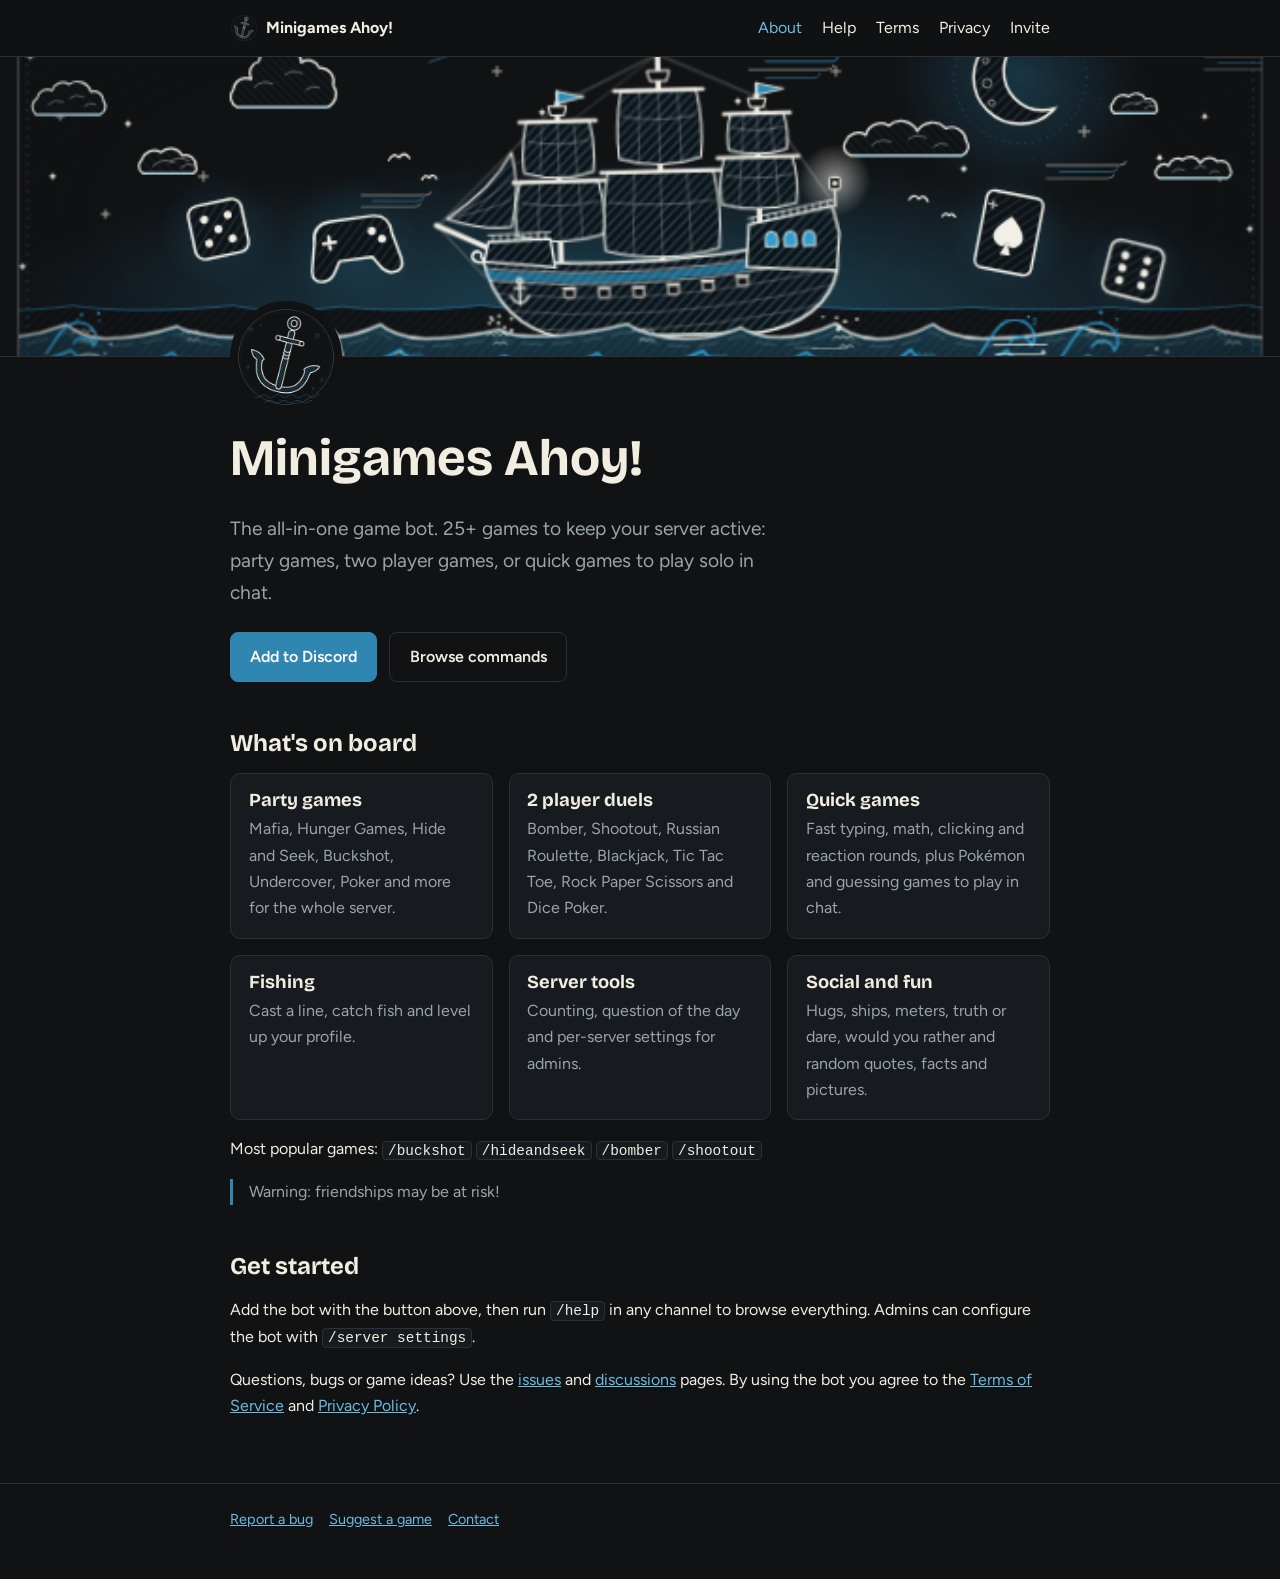
<file: index.html>
<!doctype html>
<html lang="en">
<head>
<meta charset="utf-8">
<meta name="viewport" content="width=device-width,initial-scale=1">
<title>Minigames Ahoy! | The all-in-one game bot</title>
<meta name="description" content="25+ games to keep your Discord server active: party games, two player games and quick games to play solo in chat.">
<meta name="theme-color" content="#101214">
<meta property="og:image" content="assets/banner.png">
<link rel="icon" href="assets/logo.png">
<link rel="preconnect" href="https://fonts.googleapis.com"><link rel="preconnect" href="https://fonts.gstatic.com" crossorigin>
<link rel="stylesheet" href="https://fonts.googleapis.com/css2?family=Bricolage+Grotesque:wght@600;800&family=Figtree:wght@400;600&display=swap">
<link rel="stylesheet" href="style.css">
</head>
<body>
<header class="top" id="top"></header>
<div class="hero">
  <img class="banner" src="assets/banner.png" alt="A pirate ship sailing under the moon, surrounded by dice, a controller and playing cards">
  <img class="logo" src="assets/logo.png" alt="Minigames Ahoy! anchor logo">
</div>
<main class="wrap">
  <h1>Minigames Ahoy!</h1>
  <p class="lede">The all-in-one game bot. 25+ games to keep your server active: party games, two player games, or quick games to play solo in chat.</p>
  <div class="btns">
    <a class="btn primary" href="https://discord.com/oauth2/authorize?client_id=1442543093634039859">Add to Discord</a>
    <a class="btn" href="help.html">Browse commands</a>
  </div>
  <p class="stat" id="servers"></p>

  <h2>What's on board</h2>
  <div class="grid">
    <div><h3>Party games</h3><p>Mafia, Hunger Games, Hide and Seek, Buckshot, Undercover, Poker and more for the whole server.</p></div>
    <div><h3>2 player duels</h3><p>Bomber, Shootout, Russian Roulette, Blackjack, Tic Tac Toe, Rock Paper Scissors and Dice Poker.</p></div>
    <div><h3>Quick games</h3><p>Fast typing, math, clicking and reaction rounds, plus Pokémon and guessing games to play in chat.</p></div>
    <div><h3>Fishing</h3><p>Cast a line, catch fish and level up your profile.</p></div>
    <div><h3>Server tools</h3><p>Counting, question of the day and per-server settings for admins.</p></div>
    <div><h3>Social and fun</h3><p>Hugs, ships, meters, truth or dare, would you rather and random quotes, facts and pictures.</p></div>
  </div>

  <p>Most popular games: <code>/buckshot</code> <code>/hideandseek</code> <code>/bomber</code> <code>/shootout</code></p>
  <p class="warn">Warning: friendships may be at risk!</p>

  <h2>Get started</h2>
  <p>Add the bot with the button above, then run <code>/help</code> in any channel to browse everything. Admins can configure the bot with <code>/server settings</code>.</p>
  <p>Questions, bugs or game ideas? Use the <a href="https://github.com/DinoCDX/minigames-ahoy-issues/issues">issues</a> and <a href="https://github.com/DinoCDX/minigames-ahoy-issues/discussions">discussions</a> pages. By using the bot you agree to the <a href="terms.html">Terms of Service</a> and <a href="privacy.html">Privacy Policy</a>.</p>
</main>
<footer id="foot"></footer>
<script src="site.js"></script>
</body>
</html>
</file>
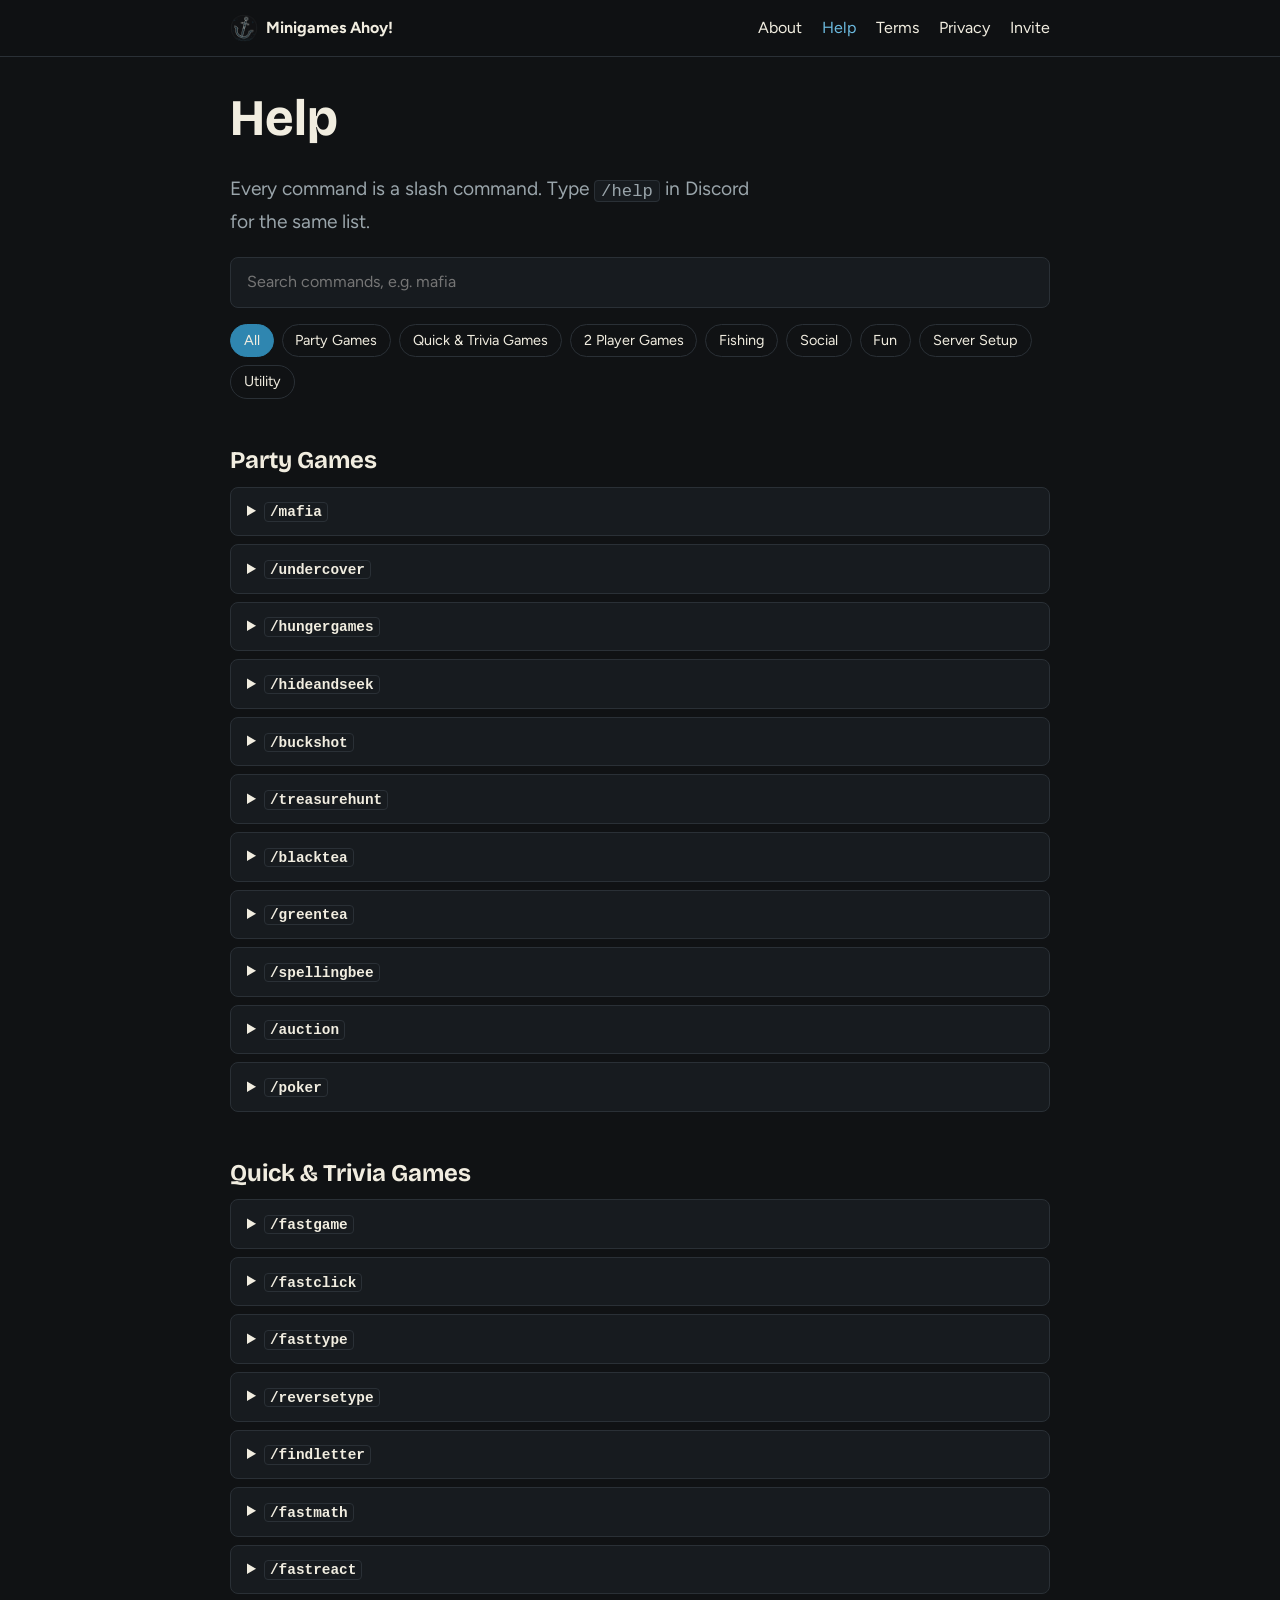
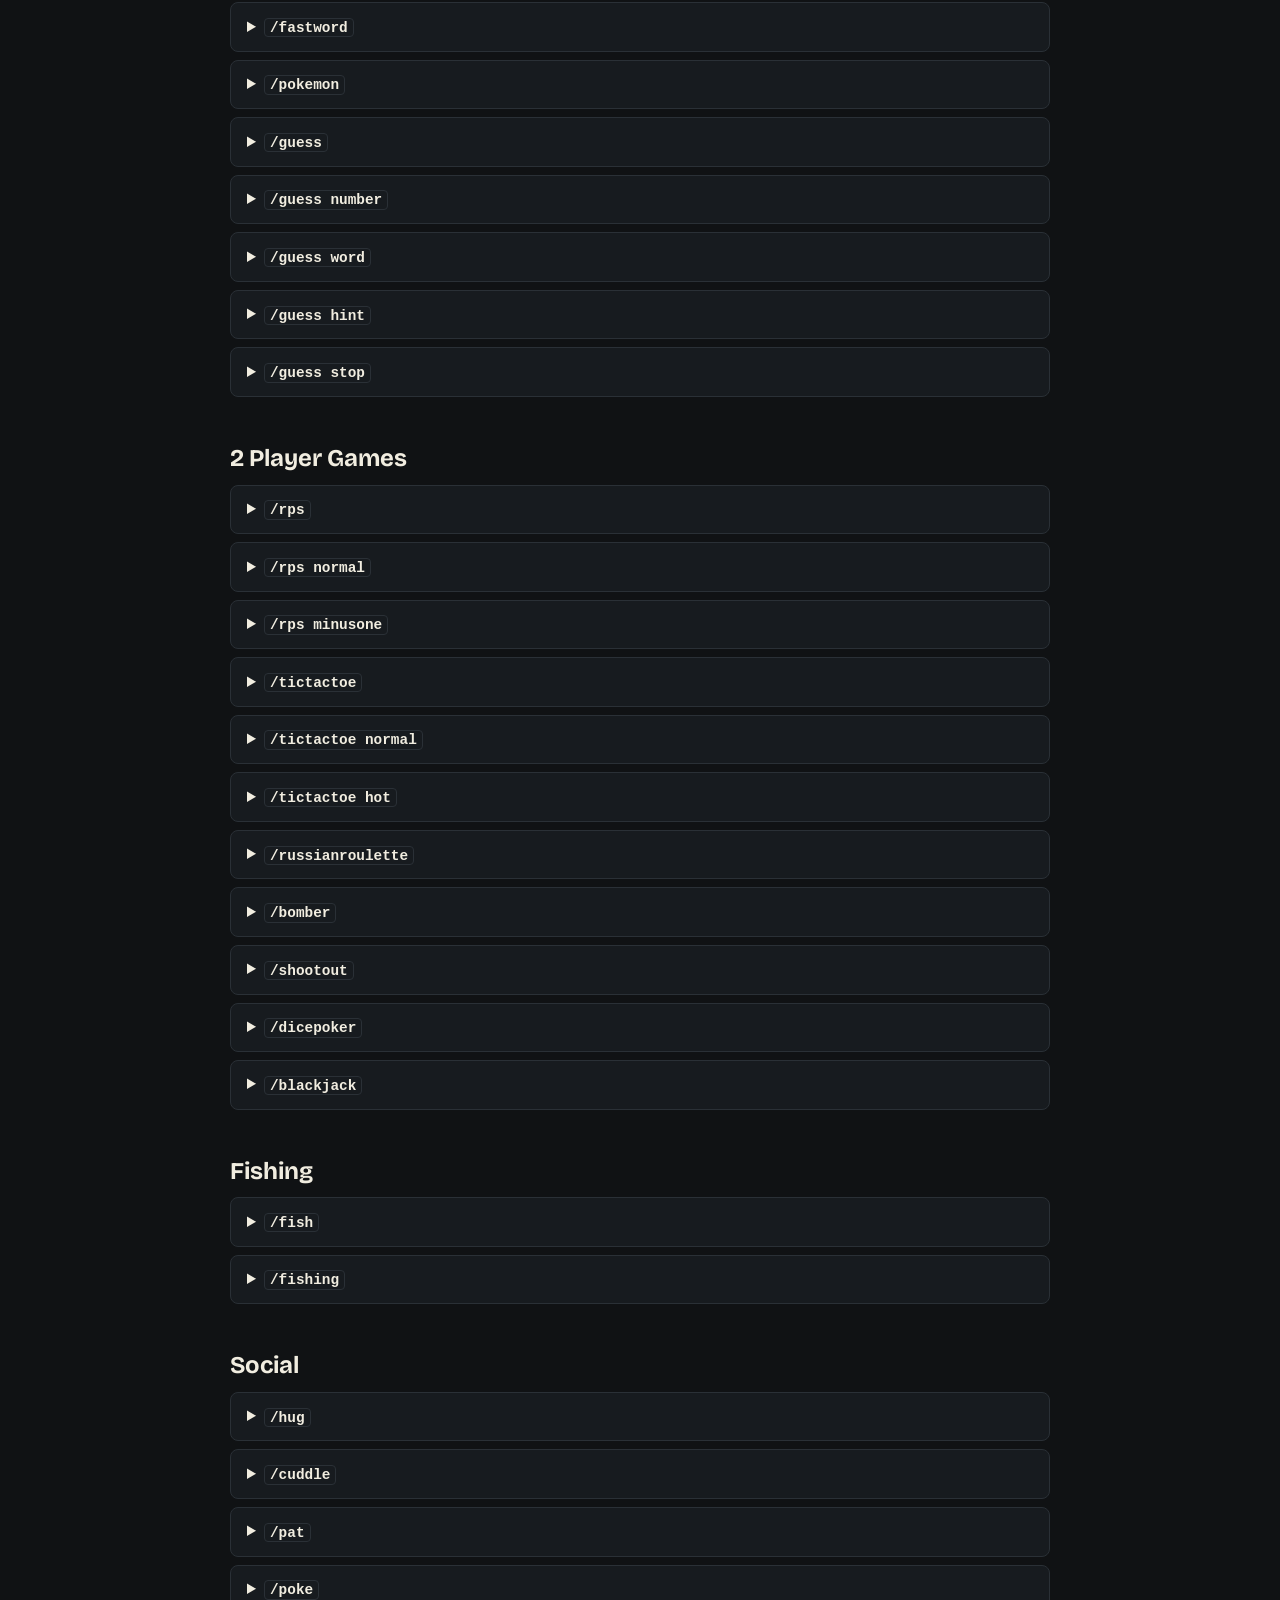
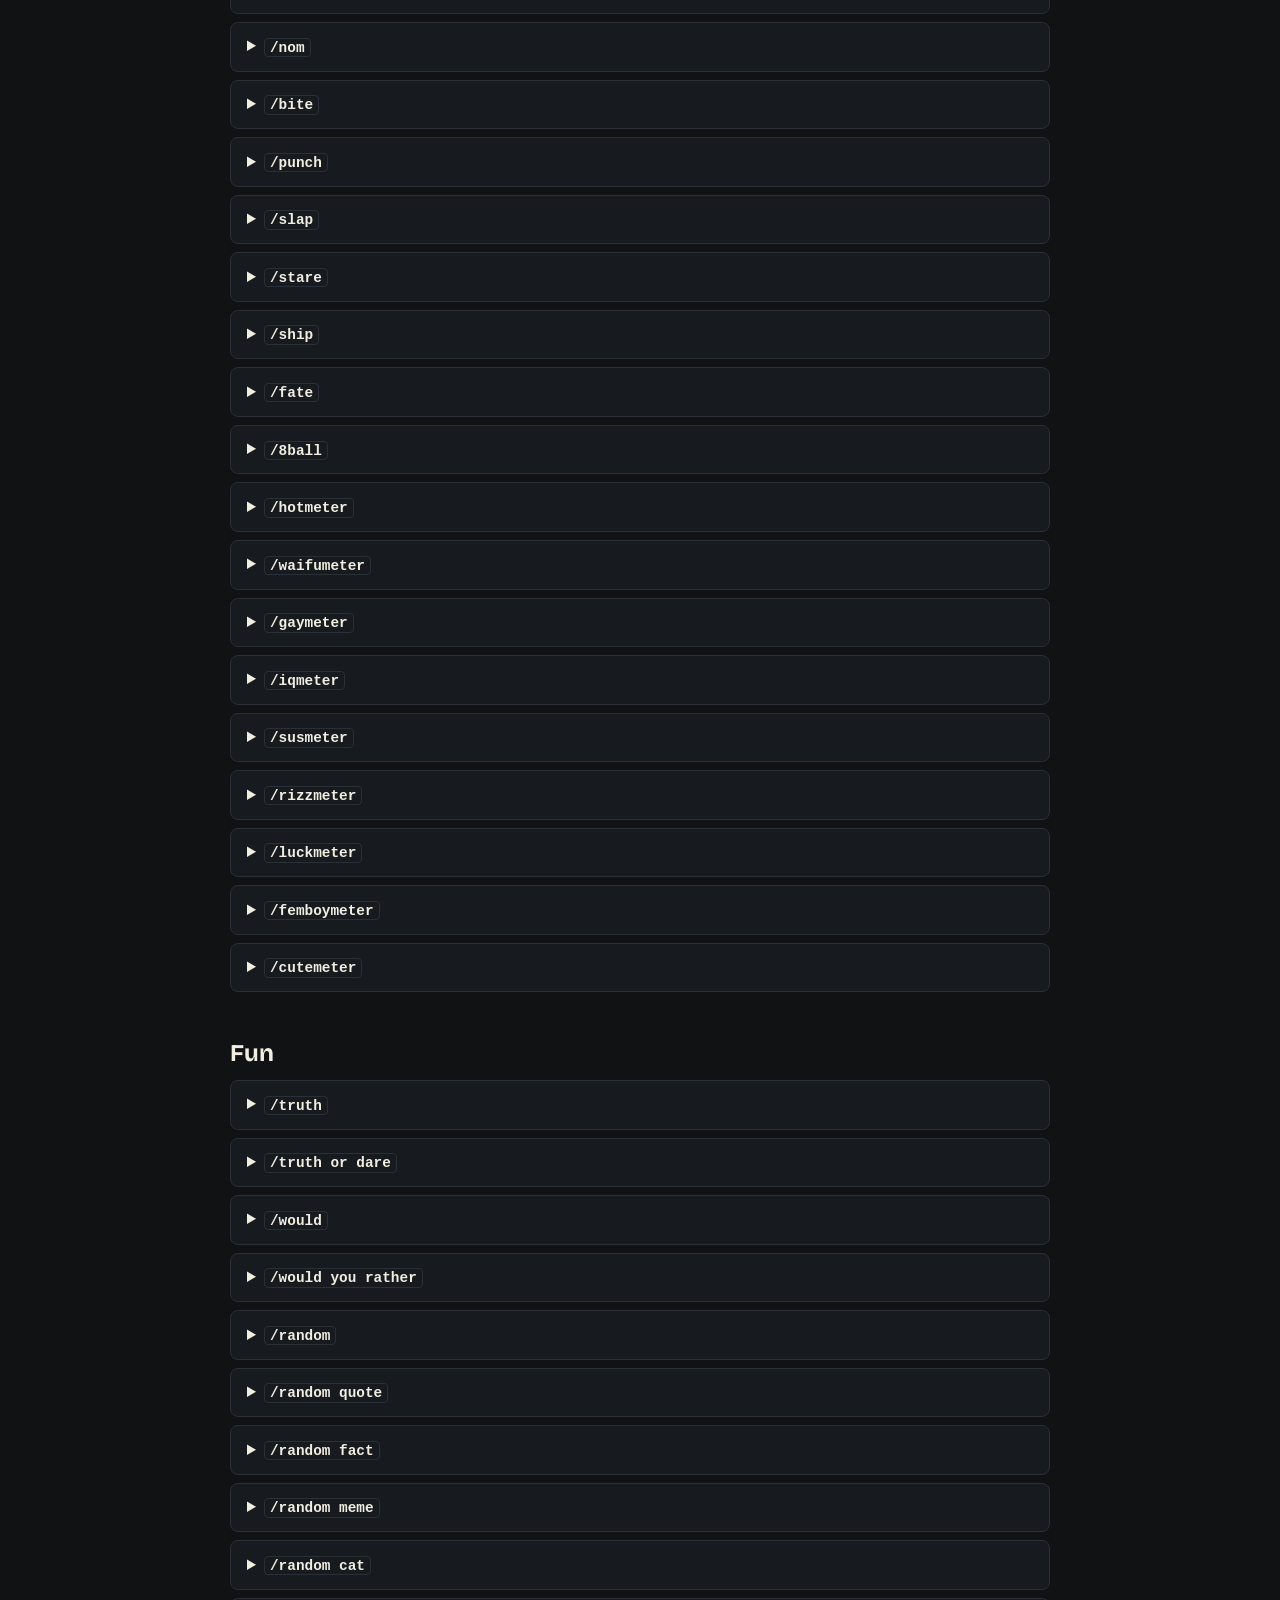
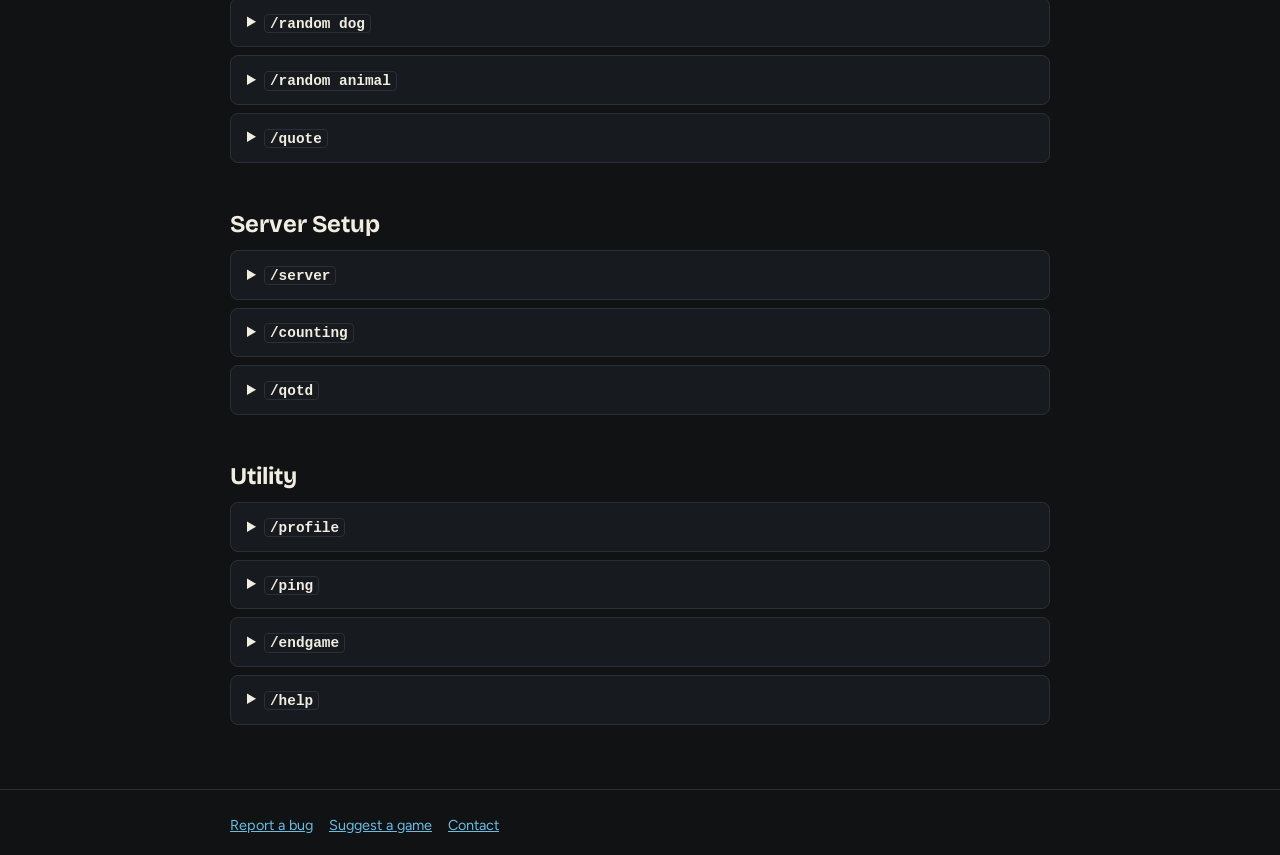
<file: help.html>
<!doctype html>
<html lang="en">
<head>
<meta charset="utf-8">
<meta name="viewport" content="width=device-width,initial-scale=1">
<title>Help | Minigames Ahoy!</title>
<meta name="description" content="Every Minigames Ahoy! command, grouped by category and searchable.">
<meta name="theme-color" content="#101214">
<link rel="icon" href="assets/logo.png">
<link rel="preconnect" href="https://fonts.googleapis.com"><link rel="preconnect" href="https://fonts.gstatic.com" crossorigin>
<link rel="stylesheet" href="https://fonts.googleapis.com/css2?family=Bricolage+Grotesque:wght@600;800&family=Figtree:wght@400;600&display=swap">
<link rel="stylesheet" href="style.css">
</head>
<body>
<header class="top" id="top"></header>
<main class="wrap">
  <h1 style="margin-top:2rem">Help</h1>
  <p class="lede">Every command is a slash command. Type <code>/help</code> in Discord for the same list.</p>
  <label for="q" hidden>Search commands</label>
  <input id="q" type="search" placeholder="Search commands, e.g. mafia" autocomplete="off">
  <div class="chips" id="chips"></div>
  <div id="list"></div>
  <p id="empty" hidden>No commands match your search.</p>
</main>
<footer id="foot"></footer>
<script src="commands.js"></script>
<script src="site.js"></script>
<script>
const esc = s => s.replace(/[&<>]/g, c => ({"&": "&amp;", "<": "&lt;", ">": "&gt;"}[c]));
const md = s => esc(s).replace(/\*\*(.+?)\*\*/g, "<b>$1</b>").replace(/`(.+?)`/g, "<code>$1</code>");
let cat = "All";
const q = document.getElementById("q"), list = document.getElementById("list"), chips = document.getElementById("chips");

["All", ...HELP.map(g => g.c)].forEach(name => {
  const b = document.createElement("button");
  b.textContent = name; b.setAttribute("aria-pressed", name === cat);
  b.onclick = () => { cat = name; [...chips.children].forEach(x => x.setAttribute("aria-pressed", x === b)); render(); };
  chips.append(b);
});

function render() {
  const term = q.value.trim().toLowerCase().replace(/^\//, "");
  let html = "", n = 0;
  for (const g of HELP) {
    if (cat !== "All" && g.c !== cat) continue;
    const hits = g.cmds.filter(c => !term || c.n.toLowerCase().includes(term) || c.d.toLowerCase().includes(term));
    if (!hits.length) continue;
    n += hits.length;
    html += `<h2>${esc(g.c)}</h2>` + hits.map(c =>
      `<details${term && hits.length < 4 ? " open" : ""}><summary><code>/${esc(c.n)}</code></summary><div class="body">` +
      (c.d ? md(c.d) : '<span class="nodesc">No description.</span>') +
      c.s.map(([t, v]) => `<h4>${esc(t)}</h4>${md(v)}`).join("") + `</div></details>`).join("");
  }
  list.innerHTML = html;
  document.getElementById("empty").hidden = n > 0;
}
q.addEventListener("input", render);
render();
</script>
</body>
</html>
</file>
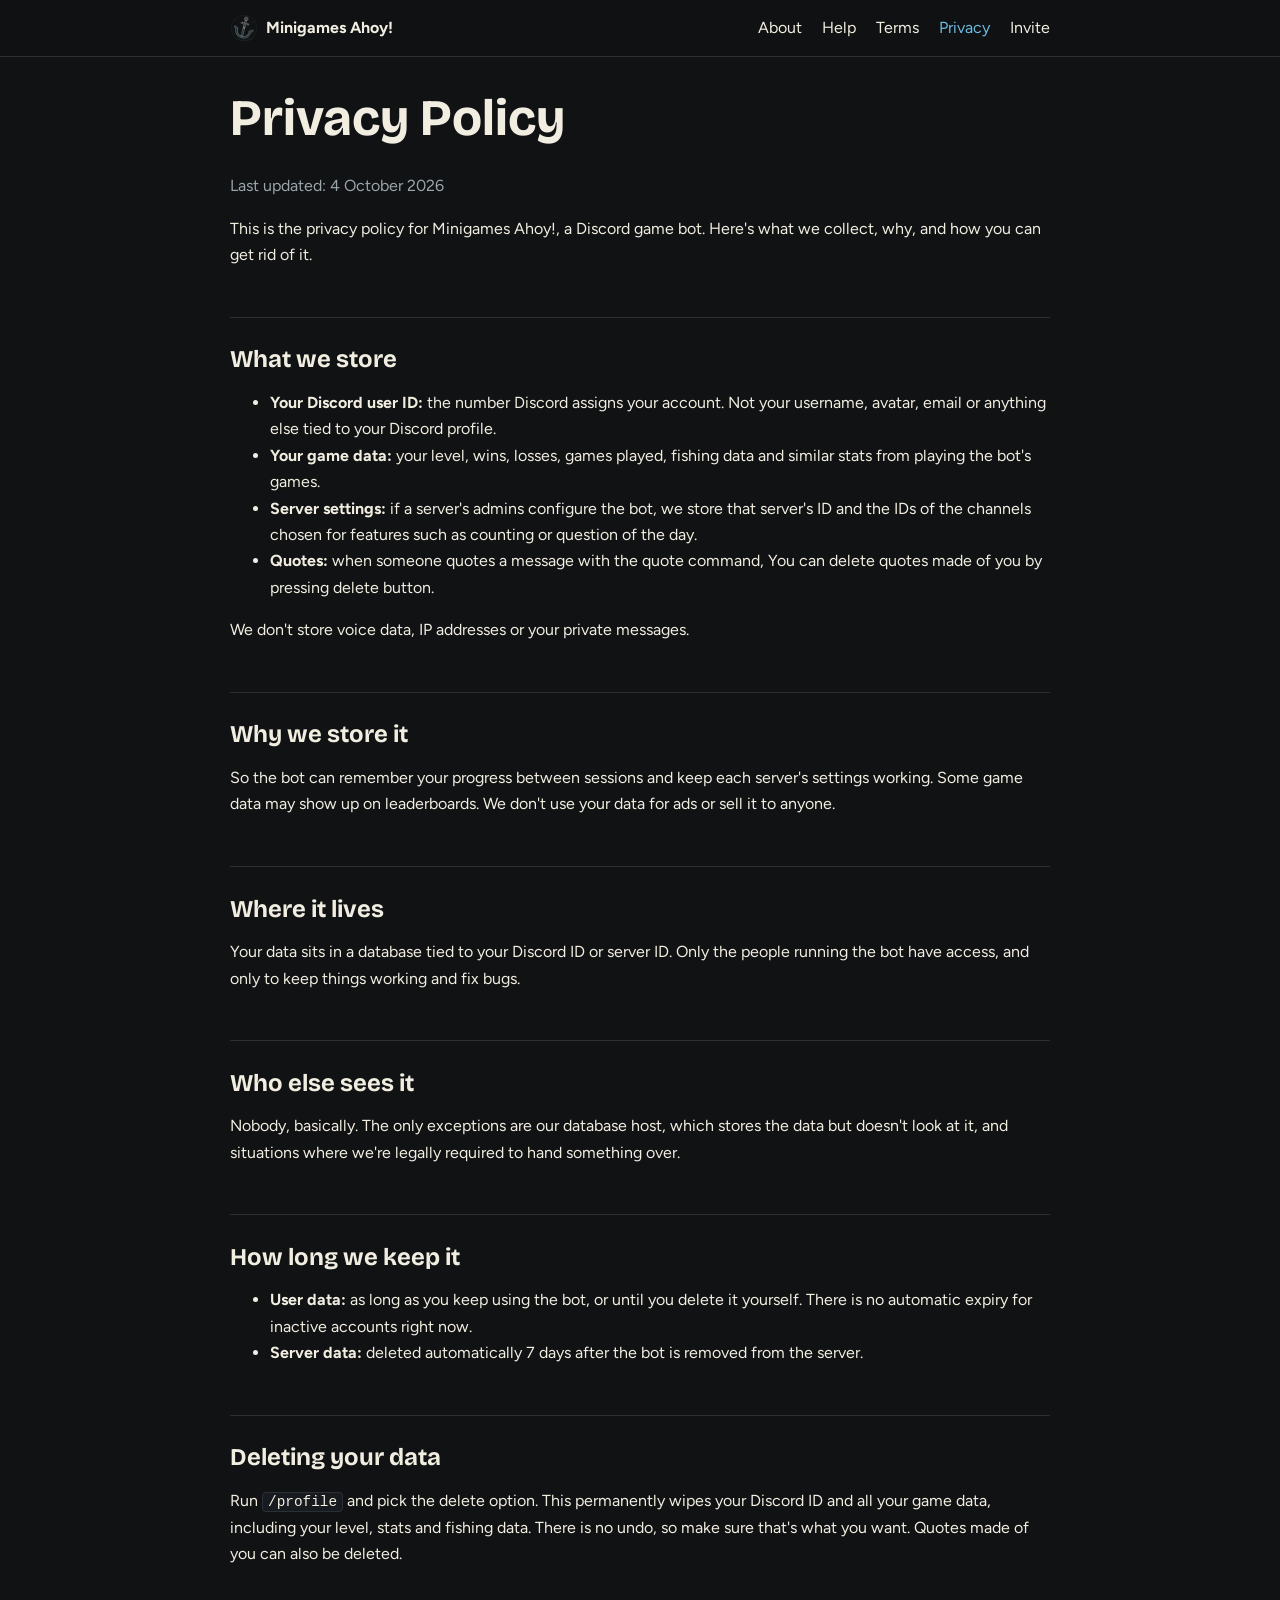
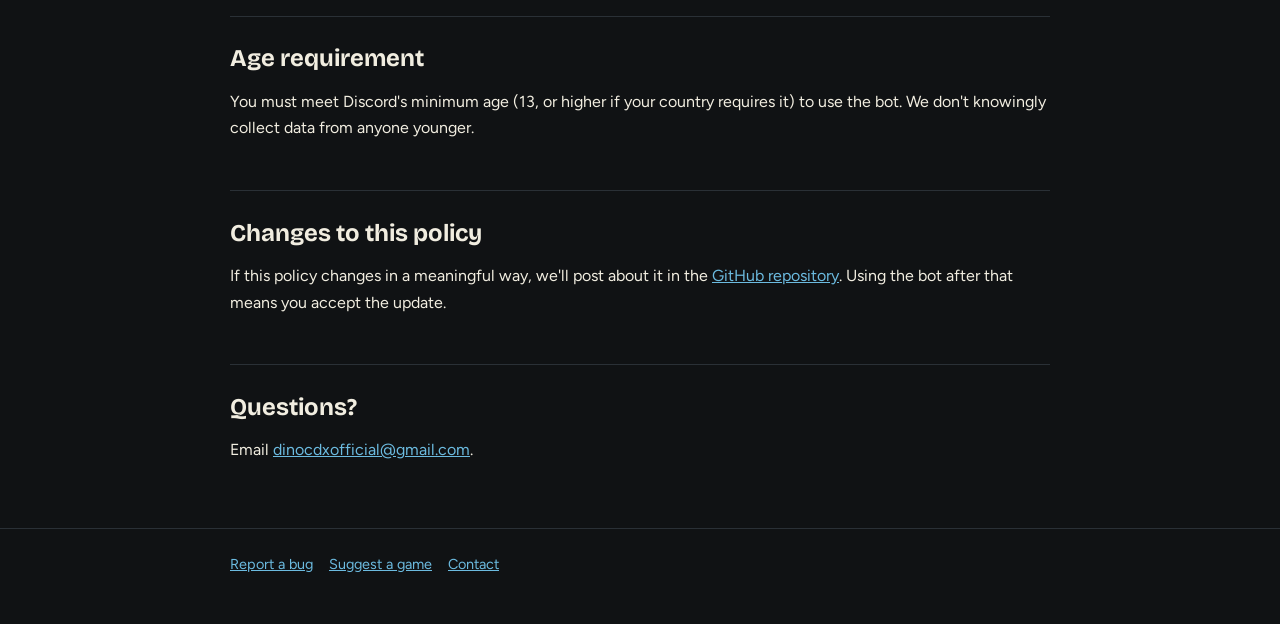
<file: privacy.html>
<!doctype html>
<html lang="en">
<head>
<meta charset="utf-8">
<meta name="viewport" content="width=device-width,initial-scale=1">
<title>Privacy Policy | Minigames Ahoy!</title>
<meta name="theme-color" content="#101214">
<link rel="icon" href="assets/logo.png">
<link rel="preconnect" href="https://fonts.googleapis.com"><link rel="preconnect" href="https://fonts.gstatic.com" crossorigin>
<link rel="stylesheet" href="https://fonts.googleapis.com/css2?family=Bricolage+Grotesque:wght@600;800&family=Figtree:wght@400;600&display=swap">
<link rel="stylesheet" href="style.css">
</head>
<body>
<header class="top" id="top"></header>
<main class="wrap doc">
  <h1 style="margin-top:2rem">Privacy Policy</h1>
  <p class="date">Last updated: 4 October 2026</p>
  <p>This is the privacy policy for Minigames Ahoy!, a Discord game bot. Here's what we collect, why, and how you can get rid of it.</p>

  <h2>What we store</h2>
  <ul>
    <li><b>Your Discord user ID:</b> the number Discord assigns your account. Not your username, avatar, email or anything else tied to your Discord profile.</li>
    <li><b>Your game data:</b> your level, wins, losses, games played, fishing data and similar stats from playing the bot's games.</li>
    <li><b>Server settings:</b> if a server's admins configure the bot, we store that server's ID and the IDs of the channels chosen for features such as counting or question of the day.</li>
    <li><b>Quotes:</b> when someone quotes a message with the quote command, You can delete quotes made of you by pressing delete button.</li>
  </ul>
  <p>We don't store voice data, IP addresses or your private messages.</p>

  <h2>Why we store it</h2>
  <p>So the bot can remember your progress between sessions and keep each server's settings working. Some game data may show up on leaderboards. We don't use your data for ads or sell it to anyone.</p>

  <h2>Where it lives</h2>
  <p>Your data sits in a database tied to your Discord ID or server ID. Only the people running the bot have access, and only to keep things working and fix bugs.</p>

  <h2>Who else sees it</h2>
  <p>Nobody, basically. The only exceptions are our database host, which stores the data but doesn't look at it, and situations where we're legally required to hand something over.</p>

  <h2>How long we keep it</h2>
  <ul>
    <li><b>User data:</b> as long as you keep using the bot, or until you delete it yourself. There is no automatic expiry for inactive accounts right now.</li>
    <li><b>Server data:</b> deleted automatically 7 days after the bot is removed from the server.</li>
  </ul>

  <h2>Deleting your data</h2>
  <p>Run <code>/profile</code> and pick the delete option. This permanently wipes your Discord ID and all your game data, including your level, stats and fishing data. There is no undo, so make sure that's what you want. Quotes made of you can also be deleted.</p>

  <h2>Age requirement</h2>
  <p>You must meet Discord's minimum age (13, or higher if your country requires it) to use the bot. We don't knowingly collect data from anyone younger.</p>

  <h2>Changes to this policy</h2>
  <p>If this policy changes in a meaningful way, we'll post about it in the <a href="https://github.com/DinoCDX/minigames-ahoy-issues">GitHub repository</a>. Using the bot after that means you accept the update.</p>

  <h2>Questions?</h2>
  <p>Email <a href="mailto:dinocdxofficial@gmail.com">dinocdxofficial@gmail.com</a>.</p>
</main>
<footer id="foot"></footer>
<script src="site.js"></script>
</body>
</html>
</file>
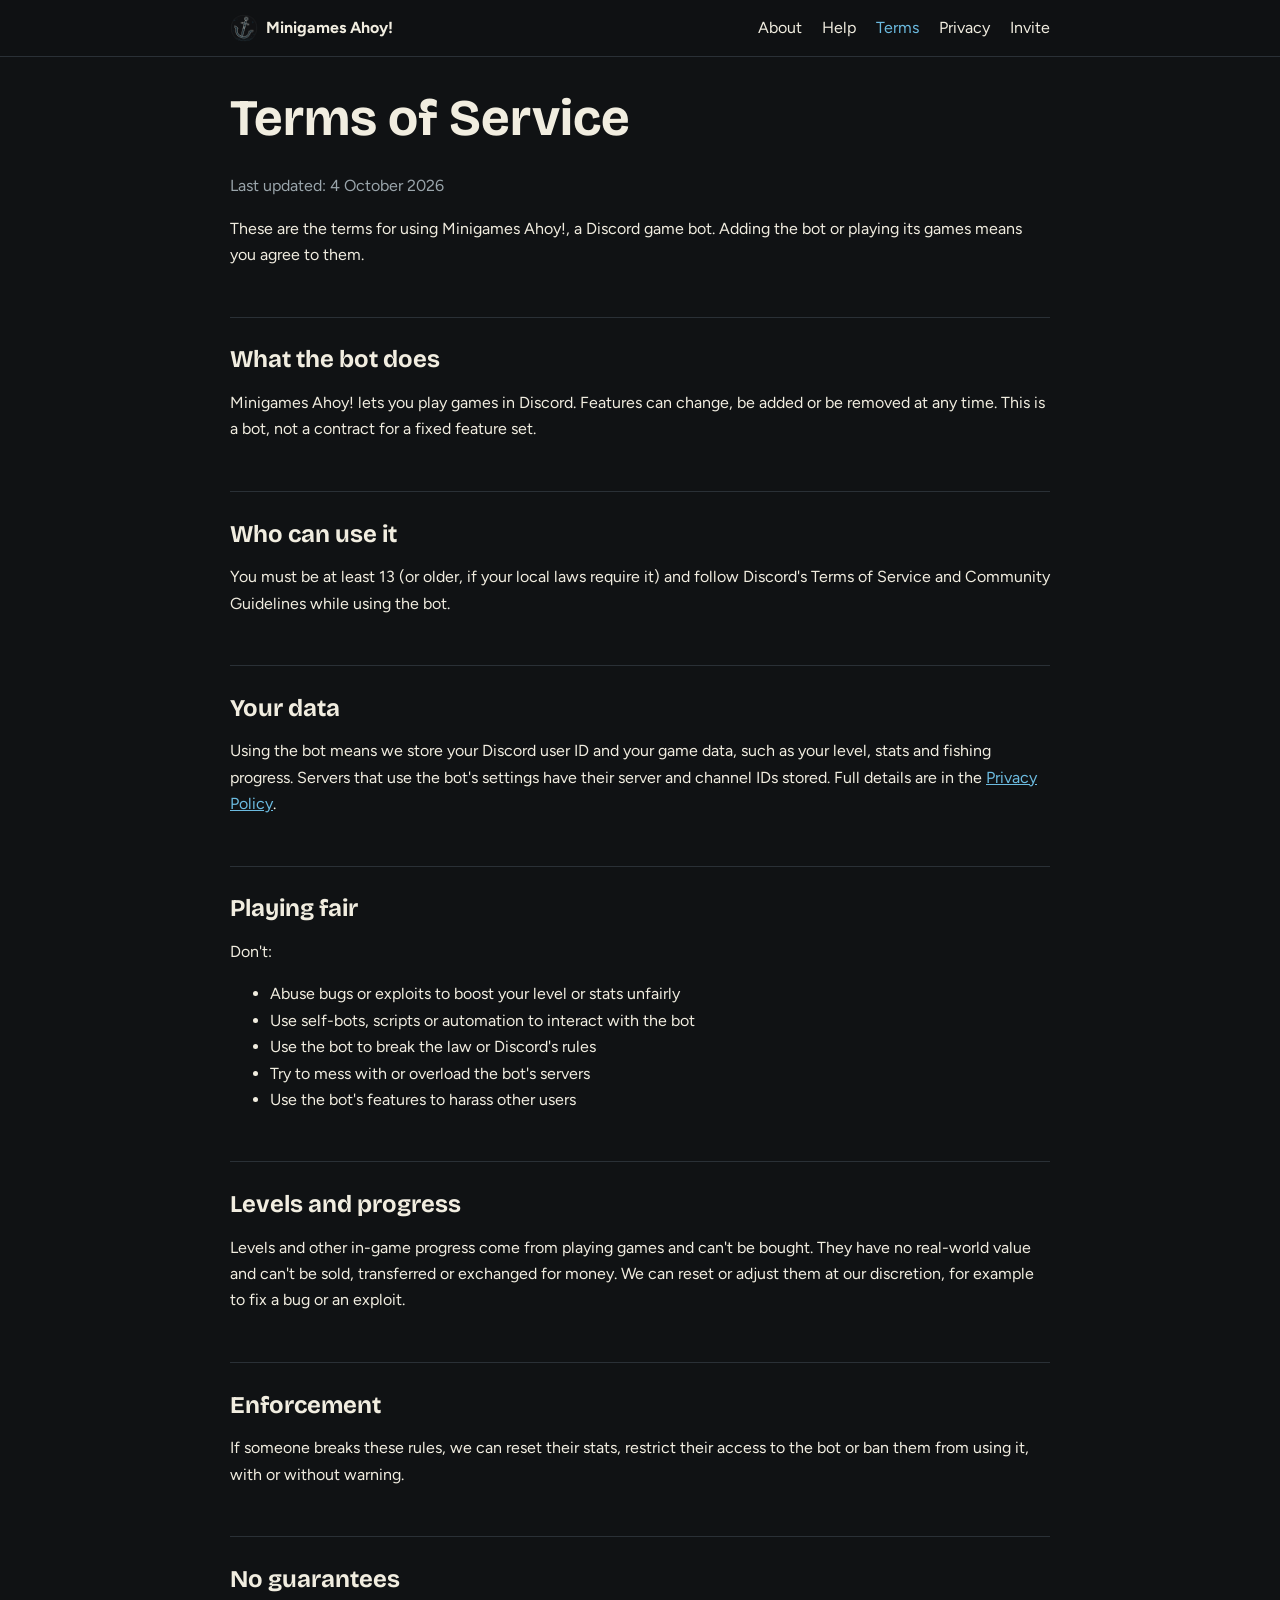
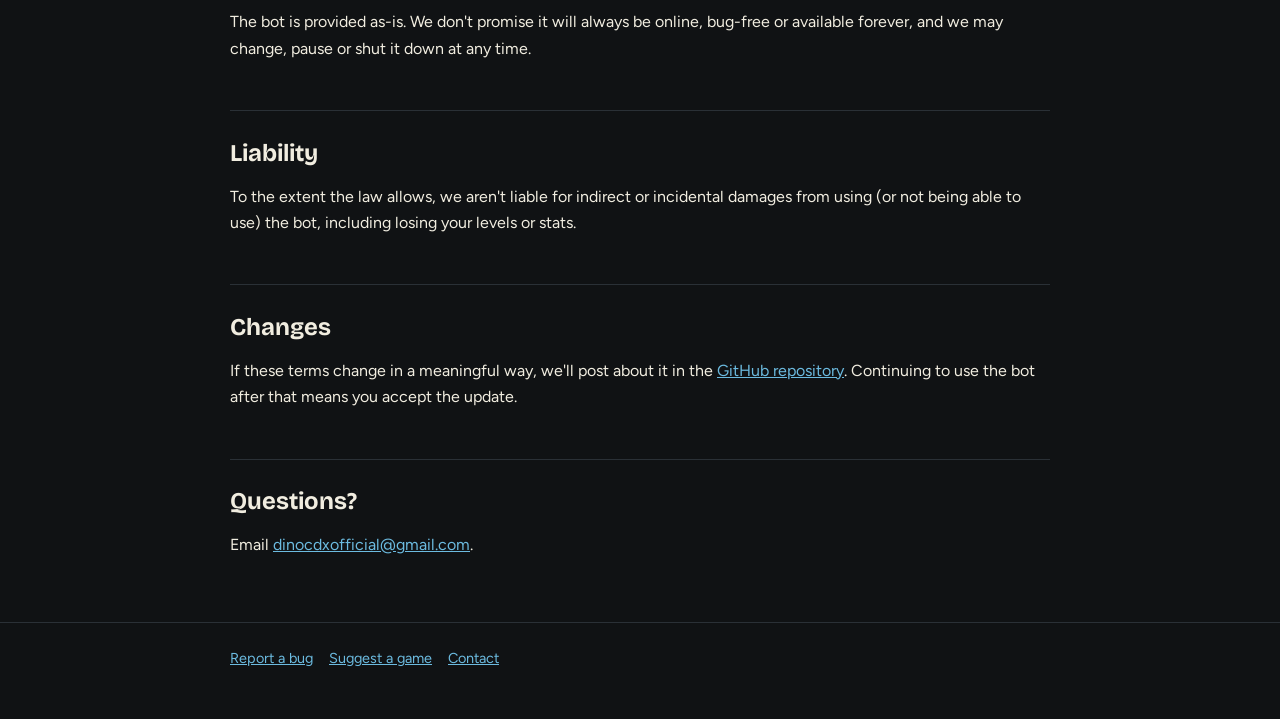
<file: terms.html>
<!doctype html>
<html lang="en">
<head>
<meta charset="utf-8">
<meta name="viewport" content="width=device-width,initial-scale=1">
<title>Terms of Service | Minigames Ahoy!</title>
<meta name="theme-color" content="#101214">
<link rel="icon" href="assets/logo.png">
<link rel="preconnect" href="https://fonts.googleapis.com"><link rel="preconnect" href="https://fonts.gstatic.com" crossorigin>
<link rel="stylesheet" href="https://fonts.googleapis.com/css2?family=Bricolage+Grotesque:wght@600;800&family=Figtree:wght@400;600&display=swap">
<link rel="stylesheet" href="style.css">
</head>
<body>
<header class="top" id="top"></header>
<main class="wrap doc">
  <h1 style="margin-top:2rem">Terms of Service</h1>
  <p class="date">Last updated: 4 October 2026</p>
  <p>These are the terms for using Minigames Ahoy!, a Discord game bot. Adding the bot or playing its games means you agree to them.</p>

  <h2>What the bot does</h2>
  <p>Minigames Ahoy! lets you play games in Discord. Features can change, be added or be removed at any time. This is a bot, not a contract for a fixed feature set.</p>

  <h2>Who can use it</h2>
  <p>You must be at least 13 (or older, if your local laws require it) and follow Discord's Terms of Service and Community Guidelines while using the bot.</p>

  <h2>Your data</h2>
  <p>Using the bot means we store your Discord user ID and your game data, such as your level, stats and fishing progress. Servers that use the bot's settings have their server and channel IDs stored. Full details are in the <a href="privacy.html">Privacy Policy</a>.</p>

  <h2>Playing fair</h2>
  <p>Don't:</p>
  <ul>
    <li>Abuse bugs or exploits to boost your level or stats unfairly</li>
    <li>Use self-bots, scripts or automation to interact with the bot</li>
    <li>Use the bot to break the law or Discord's rules</li>
    <li>Try to mess with or overload the bot's servers</li>
    <li>Use the bot's features to harass other users</li>
  </ul>

  <h2>Levels and progress</h2>
  <p>Levels and other in-game progress come from playing games and can't be bought. They have no real-world value and can't be sold, transferred or exchanged for money. We can reset or adjust them at our discretion, for example to fix a bug or an exploit.</p>

  <h2>Enforcement</h2>
  <p>If someone breaks these rules, we can reset their stats, restrict their access to the bot or ban them from using it, with or without warning.</p>

  <h2>No guarantees</h2>
  <p>The bot is provided as-is. We don't promise it will always be online, bug-free or available forever, and we may change, pause or shut it down at any time.</p>

  <h2>Liability</h2>
  <p>To the extent the law allows, we aren't liable for indirect or incidental damages from using (or not being able to use) the bot, including losing your levels or stats.</p>

  <h2>Changes</h2>
  <p>If these terms change in a meaningful way, we'll post about it in the <a href="https://github.com/DinoCDX/minigames-ahoy-issues">GitHub repository</a>. Continuing to use the bot after that means you accept the update.</p>

  <h2>Questions?</h2>
  <p>Email <a href="mailto:dinocdxofficial@gmail.com">dinocdxofficial@gmail.com</a>.</p>
</main>
<footer id="foot"></footer>
<script src="site.js"></script>
</body>
</html>
</file>
<file: style.css>
:root{--ink:#101214;--panel:#171b1f;--chalk:#f1ede0;--mut:#9aa5ab;--sea:#2f86b0;--line:#2a3036}
*{box-sizing:border-box}
html{scroll-padding-top:4rem}
body{margin:0;background:var(--ink);color:var(--chalk);font:16px/1.65 Figtree,system-ui,sans-serif}
h1,h2,h3{font-family:"Bricolage Grotesque",Figtree,sans-serif;line-height:1.15;margin:0 0 .5em}
h1{font-size:clamp(2rem,6vw,3.2rem)}h2{font-size:1.5rem;margin-top:2em}h3{font-size:1.15rem}
a{color:#6cbbe0}a:hover{color:#fff}
:focus-visible{outline:2px solid var(--sea);outline-offset:2px}
code{background:var(--panel);border:1px solid var(--line);border-radius:4px;padding:.05em .35em;font-size:.9em}
.wrap{max-width:860px;margin:0 auto;padding:0 1.25rem}
header.top{border-bottom:1px solid var(--line);position:sticky;top:0;background:rgba(16,18,20,.92);backdrop-filter:blur(6px);z-index:5}
header.top .wrap{display:flex;align-items:center;gap:1.25rem;height:3.5rem;overflow-x:auto}
header.top a{color:var(--chalk);text-decoration:none;white-space:nowrap}
header.top a.brand{display:flex;align-items:center;gap:.5rem;font-weight:700;margin-right:auto}
header.top a.brand img{width:28px;height:28px;border-radius:50%}
header.top a[aria-current]{color:#6cbbe0}
.hero{position:relative;margin-bottom:4.5rem}
.hero .banner{display:block;width:100%;max-height:300px;object-fit:cover;border-bottom:1px solid var(--line)}
.hero .logo{position:absolute;left:max(1.25rem,calc(50% - 430px + 1.25rem));bottom:-3.5rem;width:112px;height:112px;border-radius:50%;border:5px solid var(--ink);background:var(--ink)}
.lede{font-size:1.2rem;color:var(--mut);max-width:34rem}
.btns{display:flex;flex-wrap:wrap;gap:.75rem;margin:1.5rem 0}
.btn{display:inline-block;padding:.65rem 1.2rem;border-radius:8px;border:1px solid var(--line);color:var(--chalk);text-decoration:none;font-weight:600}
.btn:hover{border-color:var(--sea);color:#fff}
.btn.primary{background:var(--sea);border-color:var(--sea);color:#fff}
.btn.primary:hover{background:#3b97c4}
.stat{color:var(--mut);margin:0}
.grid{display:grid;grid-template-columns:repeat(auto-fit,minmax(240px,1fr));gap:1rem;margin:1rem 0}
.grid div{border:1px solid var(--line);border-radius:10px;padding:1rem 1.1rem;background:var(--panel)}
.grid h3{margin-bottom:.3rem}.grid p{margin:0;color:var(--mut)}
.warn{border-left:3px solid var(--sea);padding-left:1rem;color:var(--mut)}
#q{width:100%;padding:.7rem 1rem;font:inherit;color:var(--chalk);background:var(--panel);border:1px solid var(--line);border-radius:8px}
.chips{display:flex;flex-wrap:wrap;gap:.5rem;margin:1rem 0}
.chips button{font:inherit;font-size:.9rem;color:var(--chalk);background:none;border:1px solid var(--line);border-radius:99px;padding:.25rem .8rem;cursor:pointer}
.chips button[aria-pressed=true]{background:var(--sea);border-color:var(--sea)}
details{border:1px solid var(--line);border-radius:8px;background:var(--panel);margin:.5rem 0}
summary{padding:.65rem 1rem;cursor:pointer;font-weight:600}
details .body{padding:0 1rem 1rem;color:var(--mut);white-space:pre-line}
details .body h4{margin:1rem 0 .2rem;color:var(--chalk)}
.nodesc{font-style:italic}
.doc h2{border-top:1px solid var(--line);padding-top:1.2em}
.doc .date{color:var(--mut)}
footer{border-top:1px solid var(--line);margin-top:4rem;padding:1.5rem 0 3rem;color:var(--mut);font-size:.9rem}
footer a{margin-right:1rem}
@media(prefers-reduced-motion:no-preference){.hero .logo{animation:bob 6s ease-in-out infinite}@keyframes bob{50%{transform:translateY(-4px)}}}
</file>
